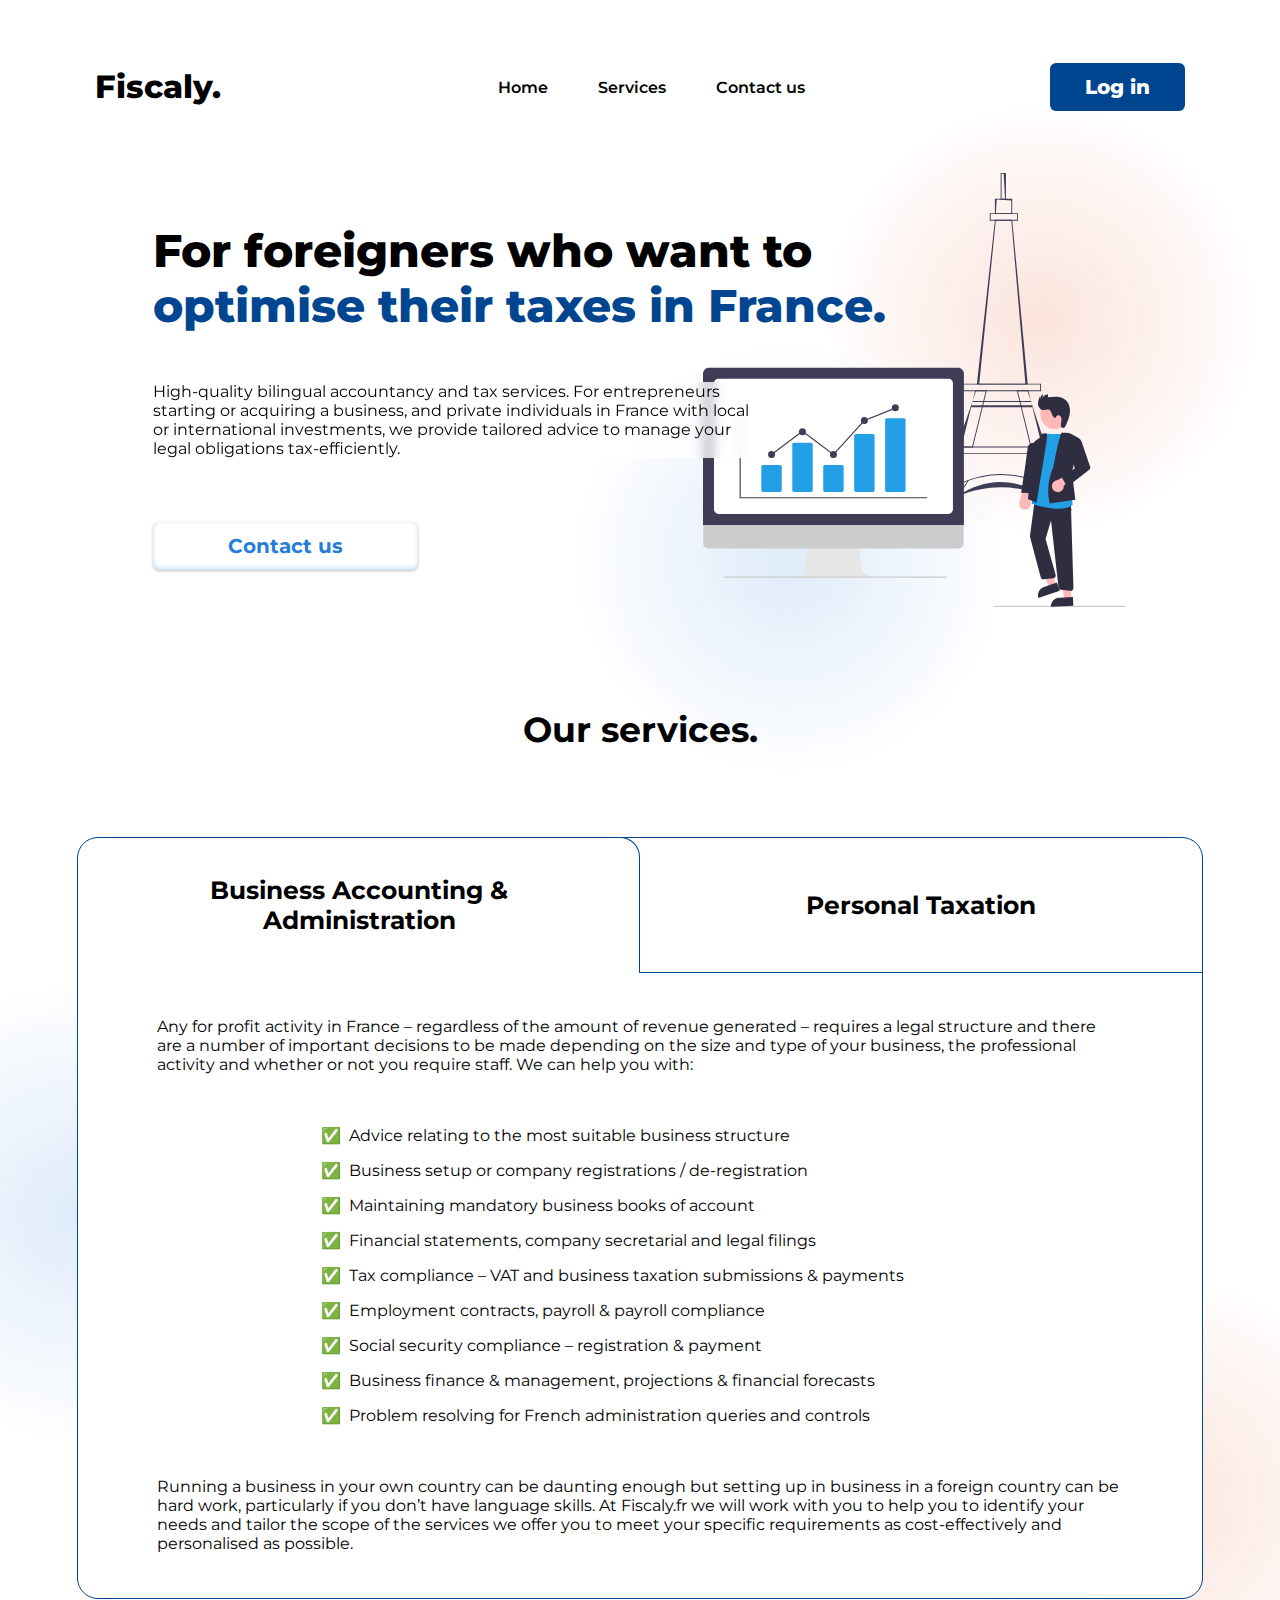
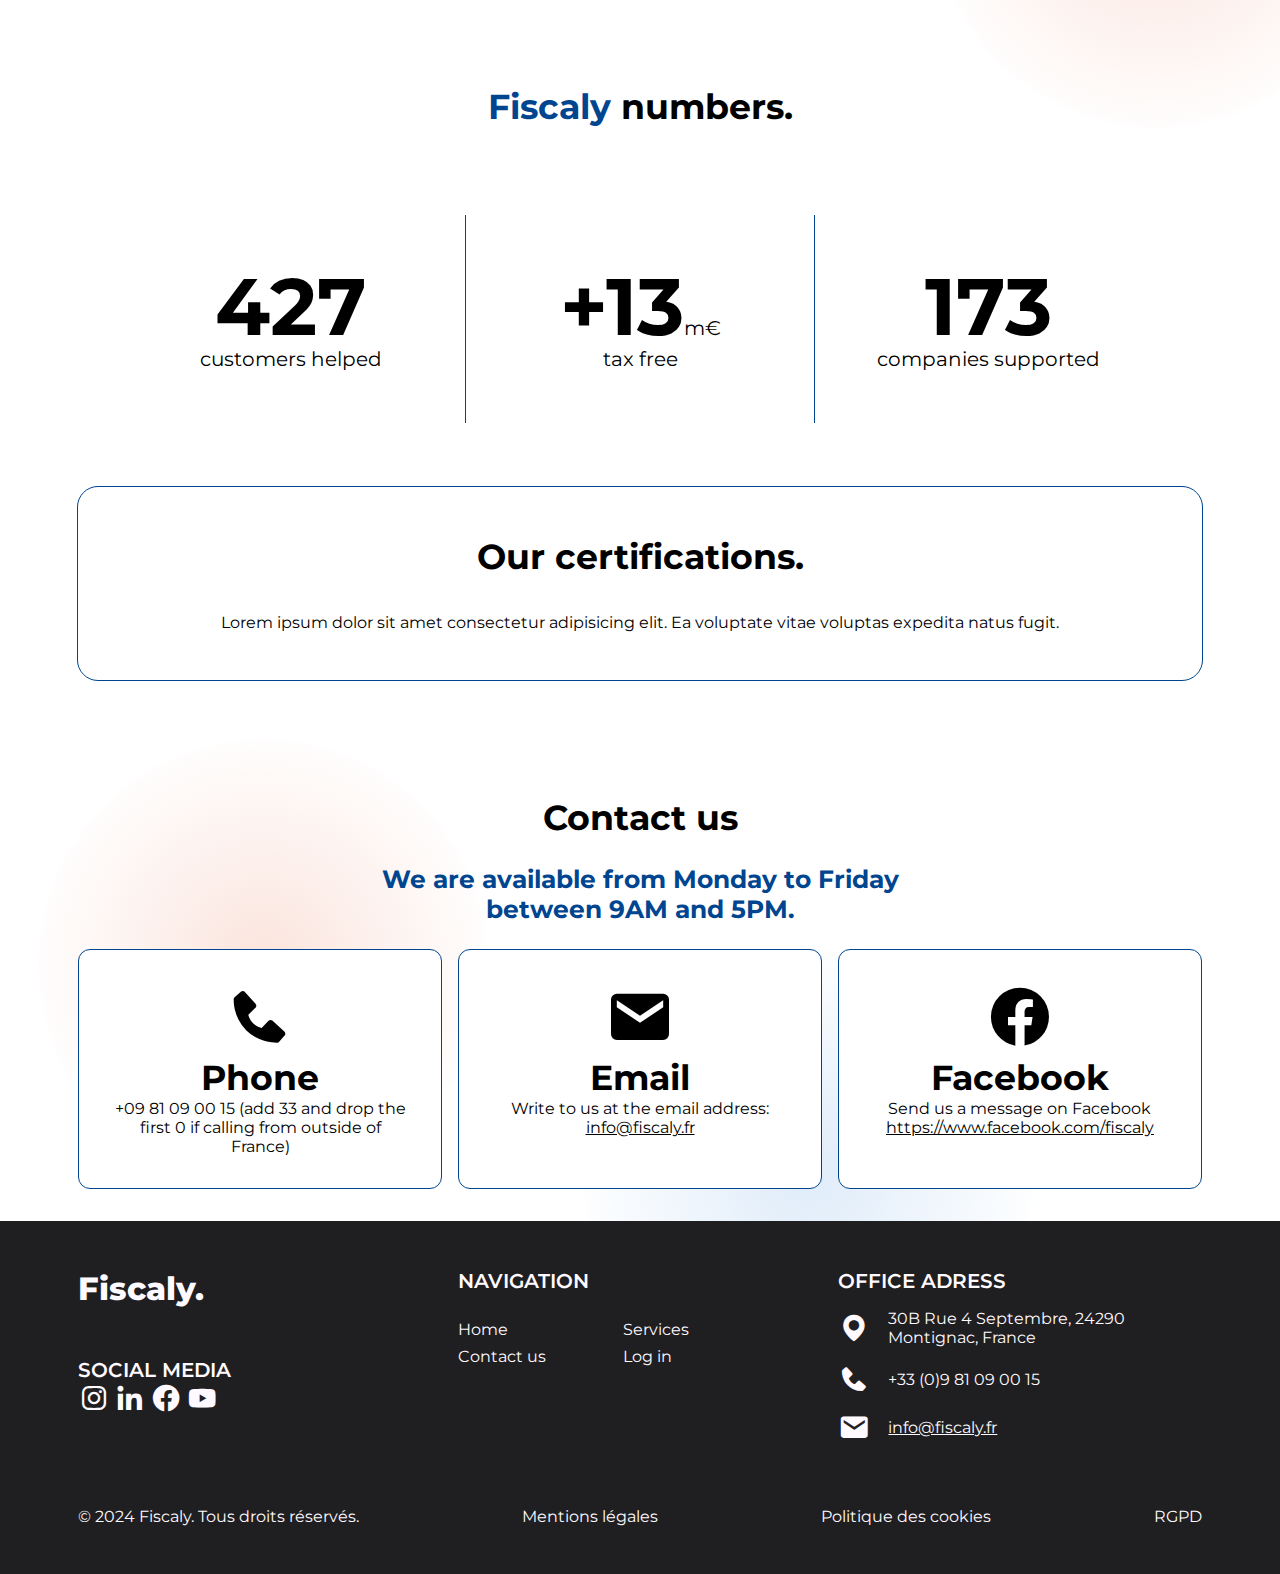
<file: index.html>
<!DOCTYPE html>
<html lang='en'>

<head>
  <meta charset='UTF-8'>
  <meta http-equiv='X-UA-Compatible' content='IE=edge'>
  <meta name='viewport' content='width=device-width, initial-scale=1.0'>
  <title>Fiscaly — Optimise your taxes in France</title>
  <meta name='description' content='High-quality bilingual accountancy and tax services. For entrepreneurs starting or acquiring a business, and
          private individuals in France with local or international investments, we provide tailored advice to manage
          your legal obligations tax-efficiently.'>
  <link rel='stylesheet' href='assets/font.css' />
  <link rel='stylesheet' href='assets/style.css' />
  <script src='assets/script.js' defer></script>
  <!-- Icons -->
  <link href='https://unpkg.com/boxicons@2.1.1/css/boxicons.min.css' rel='stylesheet'>
</head>

<body>
  <header>
    <nav class="nav-main">
      <p class="nav__logo logo"><a href="#">Fiscaly.</a></p>
      <div class="burger-cont">
        <div class="burger--line"></div>
      </div>
      <div class="nav__content">
        <ul class="nav-main__list">
          <li><a href="#" class="nav-main__link">Home</a></li>
          <li><a href="#services" class="nav-main__link">Services</a></li>
          <li><a href="#contact" class="nav-main__link">Contact&nbsp;us</a></li>
        </ul>
        <p class="nav__login"><a href="https://www.fiscaly.fr/">Log&nbsp;in</a></p>
      </div>
    </nav>
  </header>
  <main>
    <section class="hero-section section-padding-l" id="home">
      <div class="content-cont">
        <h1>For foreigners who want to <span class="color-accent">optimise their taxes in France.</span></h1>
        <p>High-quality bilingual accountancy and tax services. For entrepreneurs starting or acquiring a business, and
          private individuals in France with local or international investments, we provide tailored advice to manage
          your legal obligations tax-efficiently.</p>
        <a href="#contact" class="cta-button">Contact us</a>
      </div>
      <div class="hero-img-cont"><img src="images/hero-image.svg" alt="personnage"></div>
    </section>
    <section class="section-padding-s" id="services">
      <h2>Our services.</h2>
      <div class="services">
        <div class="tabs">
          <h3 class="active" data-tab="accounting">Business Accounting & Administration</h3>
          <h3 data-tab="taxation">Personal Taxation</h3>
        </div>
        <div class="content" data-tab="accounting">
          <p>Any for profit activity in France – regardless of the amount of revenue generated – requires a legal
            structure and there are a number of important decisions to be made depending on the size and type of your
            business, the professional activity and whether or not you require staff. We can help you with:</p>
          <ul>
            <li>Advice relating to the most suitable business structure</li>
            <li>Business setup or company registrations / de-registration</li>
            <li>Maintaining mandatory business books of account</li>
            <li>Financial statements, company secretarial and legal filings</li>
            <li>Tax compliance – VAT and business taxation submissions & payments</li>
            <li>Employment contracts, payroll & payroll compliance</li>
            <li>Social security compliance – registration & payment</li>
            <li>Business finance & management, projections & financial forecasts</li>
            <li>Problem resolving for French administration queries and controls</li>
          </ul>
          <p>Running a business in your own country can be daunting enough but setting up in business in a foreign
            country can be hard work, particularly if you don’t have language skills. At Fiscaly.fr we will work with
            you to help you to identify your needs and tailor the scope of the services we offer you to meet your
            specific requirements as cost-effectively and personalised as possible.</p>
        </div>
        <div class="content" data-tab="taxation">
          <p>Income tax in France is a complex area in itself and is further complicated by the rules applicable to the
            double taxation agreements that France has with other countries. Our experience and understanding of these
            tax rules means that we can help you so that you do not miss out on credits or end up paying more than is
            otherwise due. Tax planning is necessary in any country, and this is particularly true for France!</p>
          <p>Our approach is to make a careful assessment of your residence status, earnings and capital net worth,
            provide you with
            a comprehensive overview of French taxes and project your eventual tax liabilities for:</p>
          <ul>
            <li>Impôt Sur Le Revenu (Income Tax)</li>
            <li>Prélévements Sociaux (another income tax generally levied against capital based earnings, such as
              dividends and
              interest, and is not to be confused with social security, as this tax does not entitle one to French
              health coverage.)</li>
            <li>Impôt de Solidarité sur la Fortune (wealth or capital tax)</li>
          </ul>
          <p>We also assist clients deal with problems like claims for back tax, the recovery of allowances or tax
            credits, the correction of errors in assessment, double taxation issues, tax office controls or their
            demands for information. Get in touch to find out more.</p>
        </div>
      </div>
    </section>
    <section class="section-padding-m numbers">
      <h2><span class="color-accent">Fiscaly</span> numbers.</h2>
      <div class="content">
        <div>
          <p><span class="large">427</span><br>customers helped</p>
        </div>
        <div>
          <p><span class="large">+13</span>m€<br>tax free</p>
        </div>
        <div>
          <p><span class="large">173</span><br>companies supported</p>
        </div>
      </div>
    </section>
    <section class="certifications section-padding-s">
      <h2>Our certifications.</h2>
      <p>Lorem ipsum dolor sit amet consectetur adipisicing elit. Ea voluptate vitae voluptas expedita natus fugit.</p>
      <!-- <img src="" alt="image de certification"> -->
    </section>
    <section class="contact section-padding-s" id="contact">
      <h2>Contact us</h2>
      <p class="color-accent bold">We are available from Monday to Friday between 9AM and 5PM.</p>
      <div class="contacts-cont">
        <div>
          <i class='bx bxs-phone'></i>
          <h3>Phone</h3>
          <p>+09 81 09 00 15 (add 33 and drop the first 0 if calling from outside of France)</p>
        </div>
        <div>
          <i class='bx bxs-envelope'></i>
          <h3>Email</h3>
          <p>Write to us at the email address:
            <span class="underline">info@fiscaly.fr</span>
          </p>
        </div>
        <div>
          <i class='bx bxl-facebook-circle'></i>
          <h3>Facebook</h3>
          <p>Send us a message on Facebook
            <a href="https://www.facebook.com/fiscaly" class="underline">https://www.facebook.com/fiscaly</a>
          </p>
        </div>
      </div>
    </section>
  </main>
  <footer class="section-padding-s">
    <div class="footer-content">
      <div>
        <p class="logo">Fiscaly.</p>
        <div>
          <h4 class="uppercase">Social Media</h4>
          <a aria-label="instagram" href="#"><i class='bx bxl-instagram'></i></a>
          <a aria-label="linkedin" href="#"><i class='bx bxl-linkedin'></i></a>
          <a aria-label="facebook" href="https://www.facebook.com/fiscaly"><i class='bx bxl-facebook-circle'></i></a>
          <a aria-label="youtube" href="#"><i class='bx bxl-youtube'></i></a>
        </div>
      </div>
      <div>
        <h4 class="uppercase">Navigation</h4>
        <div class="footer-links-cont">
          <p><a href="#">Home</a></p>
          <p><a href="#services">Services</a></p>
          <p><a href="#contact">Contact us</a></p>
          <p><a href="https://www.fiscaly.fr/">Log in</a></p>
        </div>
      </div>
      <div>
        <h4 class="uppercase">Office adress</h4>
        <div class="item-cont">
          <i class='bx bxs-map'></i>
          <p>30B Rue 4 Septembre, 24290 Montignac, France</p>
        </div>
        <div class="item-cont">
          <i class='bx bxs-phone'></i>
          <p>+33 (0)9 81 09 00 15</p>
        </div>
        <div class="item-cont">
          <i class='bx bxs-envelope'></i>
          <p class="underline"><a href="mailto:info@fiscaly.fr">info@fiscaly.fr</a></p>
        </div>
      </div>
    </div>
    <div class="legal">
      <p>&copy; 2024 Fiscaly. Tous droits réservés.</p>
      <p><a href="#">Mentions légales</a></p>
      <p><a href="#">Politique des cookies</a></p>
      <p><a href="#">RGPD</a></p>
    </div>
  </footer>
</body>

</html>
</file>
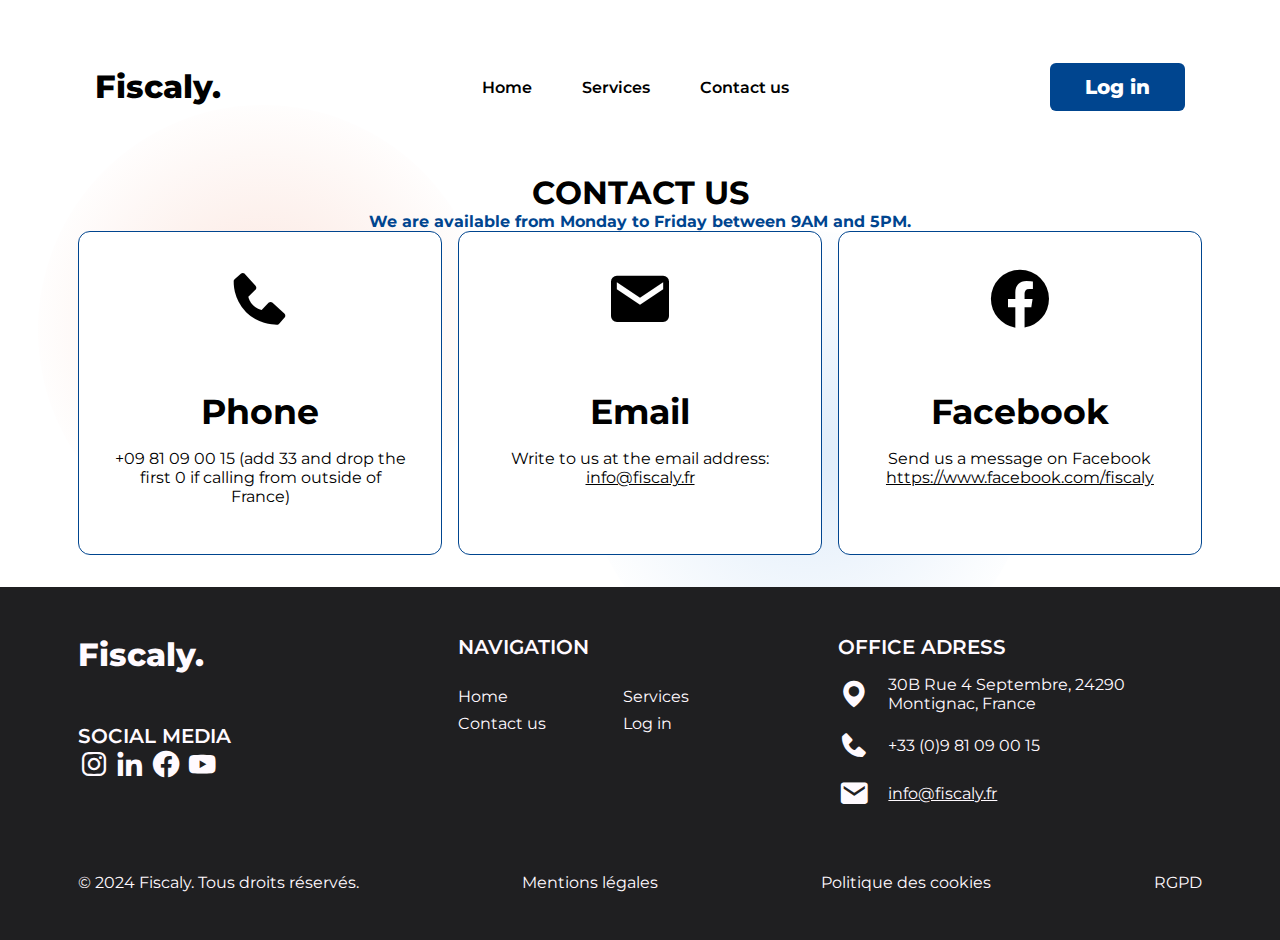
<file: contact.html>
<!DOCTYPE html>
<html lang='en'>

<head>
  <meta charset='UTF-8'>
  <meta http-equiv='X-UA-Compatible' content='IE=edge'>
  <meta name='viewport' content='width=device-width, initial-scale=1.0'>
  <title>Fiscaly — Optimise your taxes in France</title>
  <meta name='description' content='High-quality bilingual accountancy and tax services. For entrepreneurs starting or acquiring a business, and
          private individuals in France with local or international investments, we provide tailored advice to manage
          your legal obligations tax-efficiently.'>
  <link rel='stylesheet' href='assets/font.css' />
  <link rel='stylesheet' href='assets/style.css' />
  <script src='assets/script.js' defer></script>
  <!-- Icons -->
  <link href='https://unpkg.com/boxicons@2.1.1/css/boxicons.min.css' rel='stylesheet'>
</head>

<body>
  <header>
    <nav class="nav-main">
      <p class="nav__logo logo"><a href="#">Fiscaly.</a></p>
      <ul class="nav-main__list">
        <li><a href="index.html" class="nav-main__link">Home</a></li>
        <li><a href="index.html#services" class="nav-main__link">Services</a></li>
        <li><a href="#" class="nav-main__link">Contact&nbsp;us</a></li>
      </ul>
      <p class="nav__login"><a href="#">Log&nbsp;in</a></p>
    </nav>
  </header>
  <main>
    <section class="contact section-padding-s">
      <h1 class="uppercase">Contact us</h1>
      <p class="color-accent bold">We are available from Monday to Friday between 9AM and 5PM.</p>
      <div class="contacts-cont">
        <div>
          <i class='bx bxs-phone'></i>
          <h2>Phone</h2>
          <p>+09 81 09 00 15 (add 33 and drop the first 0 if calling from outside of France)</p>
        </div>
        <div>
          <i class='bx bxs-envelope'></i>
          <h2>Email</h2>
          <p>Write to us at the email address:
            <span class="underline">info@fiscaly.fr</span>
          </p>
        </div>
        <div>
          <i class='bx bxl-facebook-circle'></i>
          <h2>Facebook</h2>
          <p>Send us a message on Facebook
            <a href="https://www.facebook.com/fiscaly" class="underline">https://www.facebook.com/fiscaly</a>
          </p>
        </div>
      </div>
    </section>
  </main>
  <footer class="section-padding-s">
    <div class="footer-content">
      <div>
        <p class="logo">Fiscaly.</p>
        <div>
          <h4 class="uppercase">Social Media</h4>
          <a href="#"><i class='bx bxl-instagram'></i></a>
          <a href="#"><i class='bx bxl-linkedin'></i></a>
          <a href="#"><i class='bx bxl-facebook-circle'></i></a>
          <a href="#"><i class='bx bxl-youtube'></i></a>
        </div>
      </div>
      <div>
        <h4 class="uppercase">Navigation</h4>
        <div class="footer-links-cont">
          <p><a href="index.html#home">Home</a></p>
          <p><a href="index.html#services">Services</a></p>
          <p><a href="#">Contact us</a></p>
          <p><a href="#">Log in</a></p>
        </div>
      </div>
      <div>
        <h4 class="uppercase">Office adress</h4>
        <div class="item-cont">
          <i class='bx bxs-map'></i>
          <p>30B Rue 4 Septembre, 24290 Montignac, France</p>
        </div>
        <div class="item-cont">
          <i class='bx bxs-phone'></i>
          <p>+33 (0)9 81 09 00 15</p>
        </div>
        <div class="item-cont">
          <i class='bx bxs-envelope'></i>
          <p class="underline"><a href="mailto:info@fiscaly.fr">info@fiscaly.fr</a></p>
        </div>
      </div>
    </div>
    <div class="legal">
      <p>&copy; 2024 Fiscaly. Tous droits réservés.</p>
      <p><a href="#">Mentions légales</a></p>
      <p><a href="#">Politique des cookies</a></p>
      <p><a href="#">RGPD</a></p>
    </div>
  </footer>
</body>

</html>
</file>
<file: assets/font.css>
@font-face {
	font-family: "Montserrat";
	src: url("../font/Montserrat/Montserrat-100.ttf");
	font-weight: 100;
}
@font-face {
	font-family: "Montserrat";
	src: url("../font/Montserrat/Montserrat-200.ttf");
	font-weight: 200;
}
@font-face {
	font-family: "Montserrat";
	src: url("../font/Montserrat/Montserrat-300.ttf");
	font-weight: 300;
}
@font-face {
	font-family: "Montserrat";
	src: url("../font/Montserrat/Montserrat-400.ttf");
	font-weight: 400; /* Regular */
}

@font-face {
	font-family: "Montserrat";
	src: url("../font/Montserrat/Montserrat-500.ttf");
	font-weight: 500; /* Medium */
}

@font-face {
	font-family: "Montserrat";
	src: url("../font/Montserrat/Montserrat-600.ttf");
	font-weight: 600; /* SemiBold */
}

@font-face {
	font-family: "Montserrat";
	src: url("../font/Montserrat/Montserrat-700.ttf");
	font-weight: 700; /* Bold */
}

@font-face {
	font-family: "Montserrat";
	src: url("../font/Montserrat/Montserrat-800.ttf");
	font-weight: 800; /* ExtraBold */
}

@font-face {
	font-family: "Montserrat";
	src: url("../font/Montserrat/Montserrat-900.ttf");
	font-weight: 900; /* Black */
}
</file>
<file: assets/style.css>
@charset "UTF-8";
:root {
  --color-primary: #ffffff;
  --color-accent: hwb(211 0% 44%);
  --color-accent-light: hsl(211, 70%, 50%);
  --fs-xxl: clamp(2.4rem, 1.9946rem + 1.7297vw, 2.85rem);
  --fs-xl: clamp(1.5rem, 1.2213rem + 1.1892vw, 2.1875rem);
  --fs-l: clamp(1.25rem, 1.1233rem + 0.5405vw, 1.5625rem);
  --fs-m: clamp(1.125rem, 1.0743rem + 0.2162vw, 1.25rem);
  --fs-text: 1rem;
  --font-stack: "Montserrat", system-ui, -apple-system, BlinkMacSystemFont,
  	"Segoe UI", Roboto, Oxygen, Ubuntu, Cantarell, "Open Sans", "Helvetica Neue",
  	sans-serif;
}

*,
*::before,
*::after {
  box-sizing: border-box;
  margin: 0;
  padding: 0;
}

html {
  scroll-behavior: smooth;
  color-scheme: light;
}

body {
  font-family: var(--font-stack);
  overflow-x: hidden;
}

img,
svg {
  max-width: 100%;
}

ul {
  list-style-type: none;
}

a {
  color: currentColor;
  text-decoration: none;
}

.hidden {
  display: none;
}

.uppercase {
  text-transform: uppercase;
}

.underline {
  text-decoration: underline;
}

.bold {
  font-weight: bold;
}

.italic {
  font-style: italic;
}

.color-accent {
  color: var(--color-accent);
}

.section-padding-s {
  /* padding-inline: 6%; */
  padding-inline: clamp(1.25rem, -0.4rem + 6.6vw, 5.375rem);
}

.section-padding-m {
  /* padding-inline: 9%; */
  padding-inline: clamp(1.5rem, -1.15rem + 10.6vw, 8.125rem);
}

.section-padding-l {
  /* padding-inline: 12%; */
  padding-inline: clamp(1.75rem, -1.8rem + 14.2vw, 10rem);
}

.cta-button {
  display: inline-block;
  text-align: center;
  font-size: var(--fs-text);
  padding: 0.5em 1.6em;
  border-radius: 10px;
  cursor: pointer;
}
.cta-button:is(:hover, :focus-visible) {
  text-decoration: underline;
}

section p {
  font-size: var(--fs-text);
}

.logo {
  font-family: var(--font-stack);
  font-weight: 800;
  font-size: 2rem;
}

/* Navbar */
.nav-main {
  --padding-inline: clamp(3rem, 1.4118rem + 5.6471vw, 6rem);
  position: relative;
  z-index: 100;
  display: flex;
  justify-content: space-between;
  align-items: center;
  font-size: 2rem;
  gap: 1em;
  padding-block: calc(0.66 * var(--padding-inline));
  padding-inline: var(--padding-inline);
}

.nav-main :is(.nav__logo, .nav__login) {
  flex: 0;
  font-weight: 800;
}

.nav__content {
  display: flex;
  flex: 1;
  justify-content: flex-end;
}

.nav-main__list {
  margin-inline: auto;
  display: flex;
  justify-content: space-around;
  align-items: center;
  list-style: none;
  font-size: 1rem;
  font-weight: 600;
  gap: clamp(0rem, 4vw - 2.5rem, 2rem);
}

.nav-main__link {
  padding: 0.6em 1.2em;
  cursor: pointer;
}

.nav__login {
  display: flex;
  cursor: pointer;
}

.nav__login a {
  font-size: 1.25rem;
  background: var(--color-accent);
  color: #ffffff;
  border-radius: 6px;
  padding: 0.6em 1.75em;
  align-self: center;
}

.burger-cont {
  width: 60px;
  aspect-ratio: 1;
  padding: 8px;
  display: flex;
  flex-direction: column;
  justify-content: center;
  gap: 8px;
  cursor: pointer;
  z-index: 99;
}

.burger--line {
  height: 5px;
  width: 100%;
  background-color: var(--color-primary);
  outline: 2px solid var(--color-accent);
  border-radius: 50px;
  position: relative;
  transition: 0.5s, background-color 0.25s;
}

.burger--line::before,
.burger--line::after {
  content: "";
  position: absolute;
  width: inherit;
  height: inherit;
  border-radius: inherit;
  background-color: var(--color-primary);
  outline: inherit;
  transition: 0.3s;
}

.burger--line::before {
  top: -12px;
}

.burger--line::after {
  top: 12px;
}

.burger-cont.active .burger--line {
  background-color: transparent;
}

.burger-cont.active .burger--line::before {
  top: 0;
  rotate: -45deg;
}

.burger-cont.active .burger--line::after {
  top: 0;
  rotate: 45deg;
}

@media (width >= 992px) {
  .burger-cont {
    display: none;
  }
}
@media (width < 992px) {
  .nav__content {
    --gap: 2rem;
    position: absolute;
    top: 0;
    left: 0;
    width: 100%;
    z-index: 10;
    background-color: var(--color-accent);
    flex-direction: column;
    gap: var(--gap);
    align-items: center;
    color: var(--color-primary);
    padding-block: calc(0.66 * var(--padding-inline));
    padding-inline: calc(0.33 * var(--padding-inline));
    border-bottom-left-radius: 1rem;
    border-bottom-right-radius: 1rem;
    transform: translateY(-100%);
    transition: transform 0.25s ease-in-out;
  }
  .nav__content .nav-main__list {
    gap: calc(0.5 * var(--gap));
  }
  .nav__content li {
    font-size: var(--fs-l);
  }
  .nav__content .nav__login a {
    background: var(--color-primary);
    color: var(--color-accent);
  }
  .nav-main__list {
    flex-direction: column;
  }
  .burger-cont.active + .nav__content {
    transform: translateY(0);
  }
}
/* Hero section */
.hero-section {
  position: relative;
  isolation: isolate;
  padding-block: clamp(3rem, 4vmax, 4rem);
}

.hero-section h1 {
  font-size: var(--fs-xxl);
  line-height: 1.2em;
  font-weight: 800;
  max-width: 25ch;
}

.hero-section p {
  font-size: var(--fs-text);
  margin-block: 3em 4em;
  max-width: 55ch;
  background-color: rgba(255, 255, 255, 0.7);
  backdrop-filter: blur(6px);
  border-radius: 4px;
}

.hero-section .cta-button {
  color: var(--color-accent-light);
  font-size: 1.25rem;
  border-radius: 6px;
  padding: 0.6em 3.75em;
  box-shadow: 0 1px 3px rgba(0, 0, 0, 0.25), inset 0 -2px 5px rgba(38, 125, 217, 0.25);
  display: block;
  width: fit-content;
  font-weight: 700;
}

.hero-img-cont {
  width: min(100%, 423px);
  position: absolute;
  top: 0;
  right: 12%;
  z-index: -1;
  display: flex;
  align-items: center;
  pointer-events: none;
}

.hero-img-cont::before,
.hero-img-cont::after {
  content: "";
  position: absolute;
  width: 100%;
  aspect-ratio: 1;
  z-index: -1;
  border-radius: 50%;
  background-image: radial-gradient(circle, var(--color), rgba(255, 255, 255, 0) 75%);
}

.hero-img-cont::before {
  --color: rgba(38, 125, 217, 0.15);
  top: 40%;
  left: -30%;
}

.hero-img-cont::after {
  --color: rgba(227, 74, 23, 0.15);
  top: -15%;
  left: 30%;
}

@media (width < 992px) {
  .hero-img-cont {
    position: relative;
    top: 0;
    right: 0;
    margin-inline: auto;
  }
}
/* Our services */
section h2 {
  font-size: var(--fs-xl);
  text-align: center;
  padding-block: 2.5em;
}

.services {
  position: relative;
  border-radius: 1.25rem;
  outline: 1px solid var(--color-accent);
  background: var(--color-primary);
}
.services::before, .services::after {
  content: "";
  position: absolute;
  width: min(100%, 450px);
  aspect-ratio: 1;
  z-index: -1;
  border-radius: 50%;
  background-image: radial-gradient(circle, var(--color), rgba(255, 255, 255, 0) 75%);
}
.services::before {
  --color: rgba(38, 125, 217, 0.15);
  top: 150px;
  left: 0%;
  translate: -50% 0;
}
.services::after {
  --color: rgba(227, 74, 23, 0.15);
  top: 260px;
  right: 0;
  translate: 40% 40%;
}

.services .tabs {
  display: flex;
  flex-wrap: nowrap;
  overflow: hidden;
}
.services .tabs:has([data-tab=accounting].active) ~ .content:not([data-tab=accounting]) {
  display: none;
}
.services .tabs:has([data-tab=taxation].active) ~ .content:not([data-tab=taxation]) {
  display: none;
}

.services h3 {
  position: relative;
  flex: 1;
  text-align: center;
  font-size: var(--fs-l);
  padding: 1.5em;
  cursor: pointer;
  display: flex;
  justify-content: center;
  align-items: center;
}
.services h3::before, .services h3::after {
  pointer-events: none;
}
.services h3.active::after {
  content: "";
  position: absolute;
  top: -1px;
  height: 100%;
  width: calc(100% + 1px);
  border: 1px solid var(--color-accent);
  border-bottom: none;
}
.services h3:first-child::after {
  left: -1px;
  border-top-right-radius: 1.25rem;
}
.services h3:last-child::after {
  right: -1px;
  border-top-left-radius: 1.25rem;
}
.services h3.active::before {
  content: "";
  position: absolute;
  width: calc(100% + 1px);
  height: 100%;
  border-bottom: 1px solid var(--color-accent);
  top: 0;
}
.services h3:first-child::before {
  right: -100%;
}
.services h3:last-child::before {
  left: -100%;
}

.services .content {
  padding: 2.8rem 7%;
}

.content ul {
  list-style-type: none;
  margin-block: 3.25em;
  display: grid;
  gap: 1em;
  max-width: 58ch;
  margin-inline: auto;
}
.content ul li {
  position: relative;
}
.content ul li::before {
  content: "✅";
  margin-right: 0.5rem;
}

/* Numbers */
.numbers .content {
  display: flex;
  align-items: center;
}

.numbers .content div {
  flex: 1;
  text-align: center;
  padding: 5%;
}
.numbers .content div .large {
  font-size: 4em;
  font-weight: 700;
  line-height: 1em;
}
.numbers .content div p {
  font-size: 1.25rem;
}

@media (min-width: 993px) {
  .numbers .content div:nth-child(2) {
    border-left: 1px solid var(--color-accent);
    border-right: 1px solid var(--color-accent);
  }
}
@media (max-width: 992px) {
  .numbers .content {
    flex-direction: column;
  }
  .numbers .content div:nth-child(2) {
    border-top: 1px solid var(--color-accent);
    border-bottom: 1px solid var(--color-accent);
  }
}
/* Certifications */
.certifications {
  border-radius: 1.25rem;
  outline: 1px solid var(--color-accent);
  padding: 3rem 1rem;
  margin-block: 4rem;
  margin-inline: clamp(1.25rem, -0.4rem + 6.6vw, 5.375rem);
  text-align: center;
}

.certifications h2 {
  padding-block: 0 1em;
}

.certifications img {
  margin-top: 2rem;
}

/* Contact */
.contact {
  text-align: center;
}

.contact h2 {
  padding-block: 1.5em 0;
}
.contact h2 + p {
  font-size: var(--fs-l);
  margin-block: 1em;
  max-width: 35ch;
  margin-inline: auto;
}

.contact .contacts-cont {
  display: flex;
  flex-wrap: wrap;
  text-align: center;
  gap: 1rem;
  margin-bottom: 2em;
  position: relative;
}
.contact .contacts-cont::before, .contact .contacts-cont::after {
  content: "";
  position: absolute;
  width: 450px;
  aspect-ratio: 1;
  z-index: -1;
  border-radius: 50%;
  background-image: radial-gradient(circle, var(--color), rgba(255, 255, 255, 0) 75%);
}
.contact .contacts-cont::before {
  --color: rgba(38, 125, 217, 0.15);
  top: 0;
  right: 15%;
}
.contact .contacts-cont::after {
  --color: rgba(227, 74, 23, 0.15);
  bottom: 0%;
  left: -40px;
}
.contact .contacts-cont > div {
  border-radius: 12px;
  border: 1px solid var(--color-accent);
  background: var(--color-primary);
  flex: 1 0 350px;
  max-width: 450px;
  margin-inline: auto;
  padding: 2rem;
  font-size: var(--fs-xl);
}
.contact .contacts-cont > div i {
  font-size: 2em;
}
.contact .contacts-cont > div h3 {
  font-size: 1em;
}
.contact .contacts-cont > div p {
  font-size: var(--fs-text);
}

/* Footer */
footer {
  background-color: #1f1f21;
  color: #fffaff;
  padding-block: 3rem;
}

.footer-content {
  display: flex;
  flex-wrap: wrap;
  align-items: flex-start;
  gap: 2rem 1rem;
}

.footer-content > div {
  flex: 1 0 25ch;
  align-self: stretch;
}

.footer-content h4 {
  font-size: var(--fs-m);
  font-weight: 600;
}

.footer-content i {
  color: inherit;
  font-size: 2rem;
  vertical-align: baseline;
}

.footer-content > div:first-child {
  display: flex;
  flex-direction: column;
  gap: 1.4rem;
}

.footer-content > div:first-child div {
  margin-block: auto;
}

.footer-links-cont {
  display: flex;
  flex-wrap: wrap;
  margin-inline: auto;
  margin-top: 1.7em;
}

.footer-links-cont p {
  flex-basis: 15ch;
  margin-bottom: 0.5em;
}

.footer-content .item-cont {
  display: flex;
  align-items: center;
  column-gap: 1.15rem;
  margin-top: 1.7em;
}

.footer-content .item-cont:nth-child(n+2) {
  margin-top: 1em;
}

footer .legal {
  display: flex;
  flex-wrap: wrap;
  justify-content: space-between;
  gap: 2rem;
  padding-top: 4rem;
}

/*# sourceMappingURL=style.css.map */
</file>
